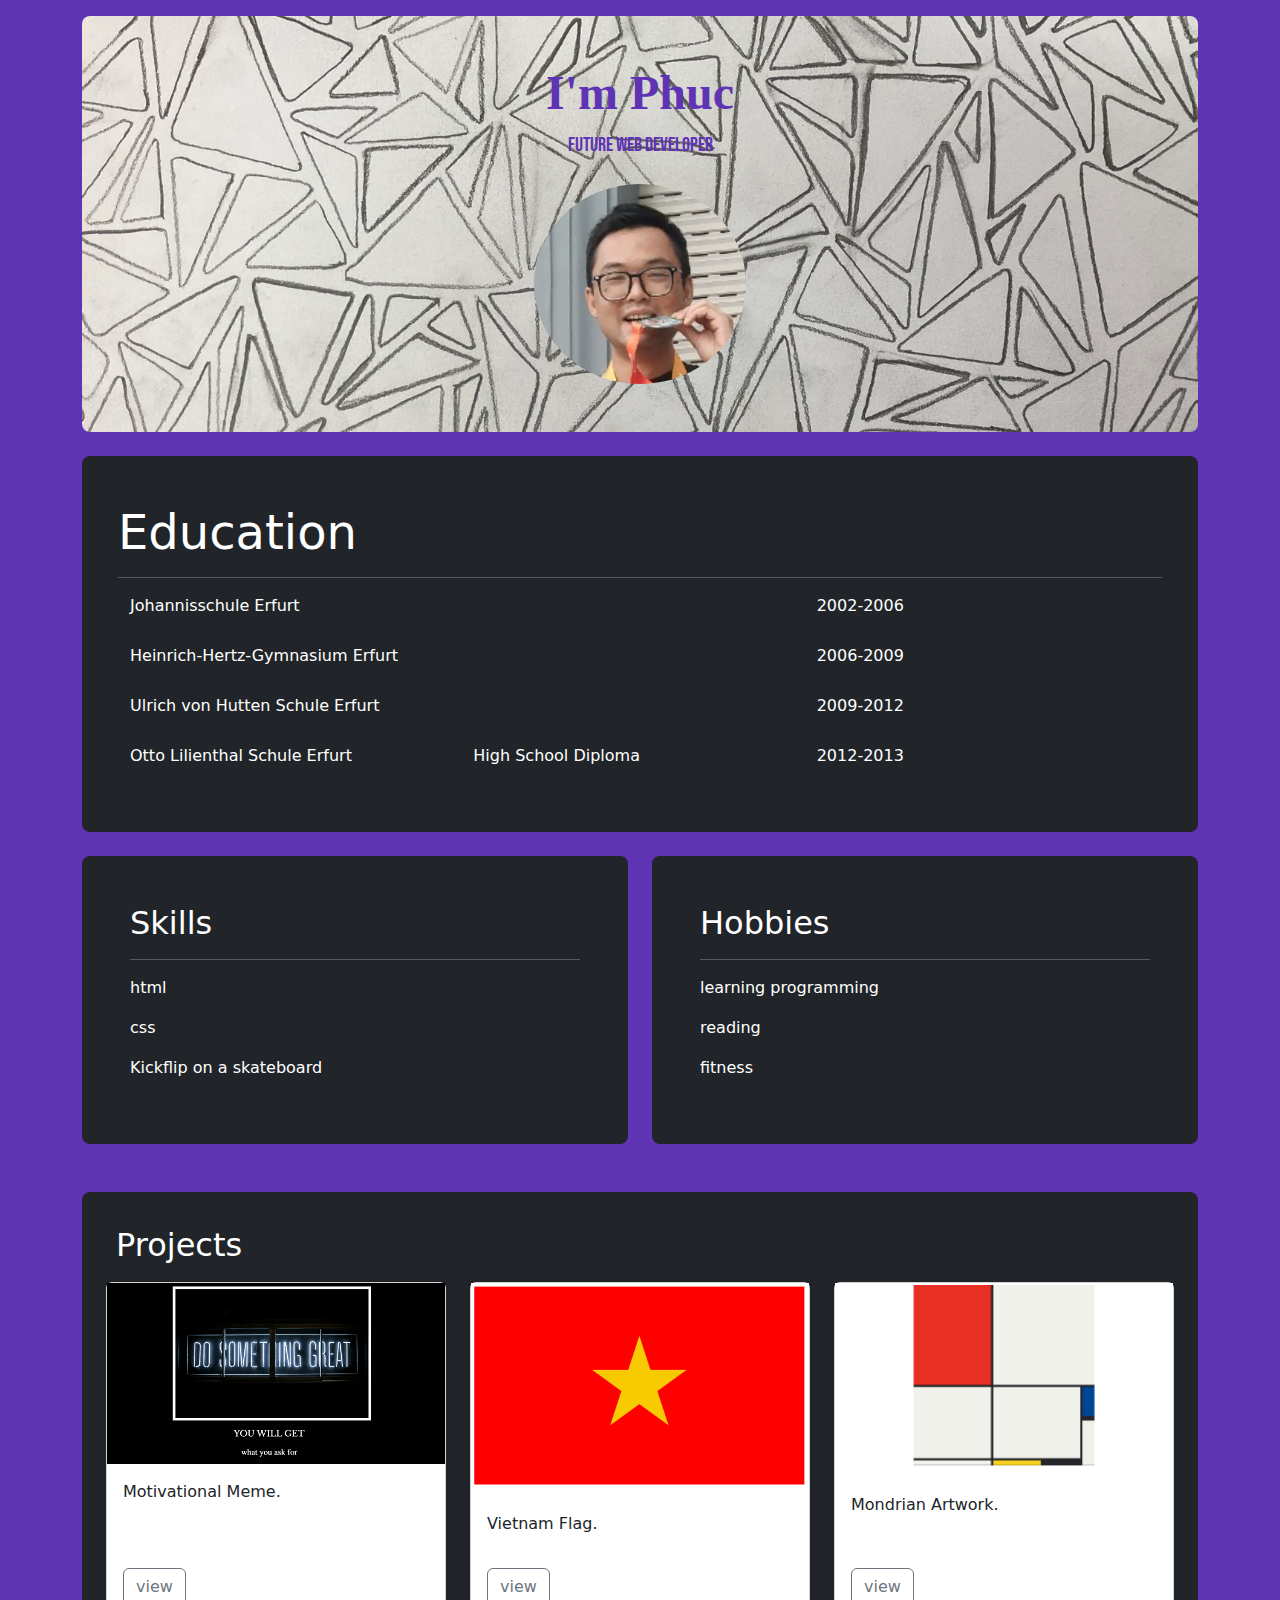
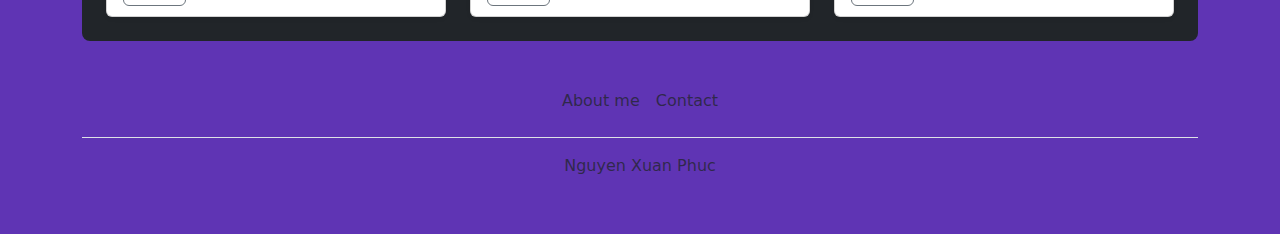
<file: index.html>
<!DOCTYPE html>
<html lang="en">
<head>
    <meta charset="UTF-8">
    <meta name="viewport" content="width=device-width, initial-scale=1.0">
    <title>Document</title>
    <link href="https://cdn.jsdelivr.net/npm/bootstrap@5.3.3/dist/css/bootstrap.min.css" rel="stylesheet" integrity="sha384-QWTKZyjpPEjISv5WaRU9OFeRpok6YctnYmDr5pNlyT2bRjXh0JMhjY6hW+ALEwIH" crossorigin="anonymous">
    <script src="https://cdn.jsdelivr.net/npm/bootstrap@5.3.3/dist/js/bootstrap.bundle.min.js" integrity="sha384-YvpcrYf0tY3lHB60NNkmXc5s9fDVZLESaAA55NDzOxhy9GkcIdslK1eN7N6jIeHz" crossorigin="anonymous"></script>
    <link rel="stylesheet" href="./style.css">
    <link rel="preconnect" href="https://fonts.googleapis.com">
<link rel="preconnect" href="https://fonts.gstatic.com" crossorigin>
<link href="https://fonts.googleapis.com/css2?family=Bebas+Neue&family=Libre+Baskerville:ital,wght@0,400;0,700;1,400&display=swap" rel="stylesheet">
</head>
<body>
<section id="hero">
  <div class="container hero pt-3">
  <div class="hero-background rounded-3">
    <div class="px-4 py-5  text-center">
        <h1 class="display-5 fw-bold">I'm Phuc</h1>
        <div class="col-lg-6 mx-auto">
          <p class="lead mb-4">Future Web Developer</p>
          <div>
            <img src="./Bildschirmfoto 2024-10-26 um 16.51.00.png" alt="">
          </div>
        </div>
    </div>
  </div>
</div>
</section>
<section class="jumbotron">
  <div class="container py-4">
    <div class="px-4 mb-4 text-bg-dark rounded-3">
      <div class="container-fluid py-5">
        <h2 class="display-5">Education</h2>
        <hr>
        <div class="container education">
        
       <p>Johannisschule Erfurt</p>
         <p></p>
        <p>2002-2006</p>
        <p>Heinrich-Hertz-Gymnasium Erfurt</p>
        <p></p>
        <p>2006-2009</p>
        <p>Ulrich von Hutten Schule Erfurt</p>
        <p></p>
        <p>2009-2012</p>
        <p>Otto Lilienthal Schule Erfurt</p>
        <p>High School Diploma</p>
        <p>2012-2013</p>
        </div>
      </div>
    </div>

    <div class="row align-items-md-stretch">
      <div class="col-sm-6 pb-4">
        <div class="h-100 p-5 text-bg-dark rounded-3">
          <h2>Skills</h2>
          <hr>
          <p>html</p>
          <p>css</p>
          <p>Kickflip on a skateboard</p>
           </div>
      </div>
      <div class="col-sm-6 pb-4">
        <div class="h-100 p-5 text-bg-dark rounded-3">
          <h2>Hobbies</h2>
          <hr>
          <p>learning programming</p>
          <p>reading</p>
          <p>fitness</p>
          </div>
      </div>
    </div>
  </div>
</section>
<section id="projects">
  <div class="container">
  <div class="px-4 py-4 mb-4 text-bg-dark rounded-3">
<h2>Projects</h2>
    <div class="row row-cols-1 row-cols-sm-3 g-4 ">
      <div class="col d-flex align-items-stretch">
        <div class="card shadow-sm">
          <img src="./6.4 Motivational Meme Project/Bildschirmfoto 2024-10-30 um 08.26.56.png" alt="motivational meme">
          <div class="card-body">
            <p class="card-text pb-5">Motivational Meme.</p>
            <div class="d-flex justify-content-between align-items-center">
              <div class="btn-group">
                <a class="btn btn-outline-secondary" href="./6.4 Motivational Meme Project/motivational meme index.html" role="button">view</a>  
              </div>
            </div>
          </div>
        </div>
      </div>
      <div class="col d-flex align-items-stretch">
        <div class="card shadow-sm">
          <img src="./7.3 CSS Flag Project/Bildschirmfoto 2024-10-29 um 09.08.29.png" alt="vietnamese flag" >
          <div class="card-body">
            <p class="card-text pb-5">Vietnam Flag.</p>
            <div class="d-flex justify-content-between align-items-center">
              <div class="btn-group">
                <a class="btn btn-outline-secondary" href="./7.3 CSS Flag Project/vn flag index.html" role="button">view</a></div>
            </div>
          </div>
        </div>
      </div>
      <div class="col d-flex align-items-stretch">
        <div class="card shadow-sm">
          <img src="./10.3 Mondrian Project/Bildschirmfoto 2024-10-29 um 09.13.21.png" alt="mondrian project">
          <div class="card-body">
            <p class="card-text pb-5">Mondrian Artwork.</p>
            <div class="d-flex justify-content-between align-items-center">
              <div class="btn-group">
                <a class="btn btn-outline-secondary" href="./10.3 Mondrian Project/mondrian index.html" role="button">view</a></div>
            </div>
          </div>
        </div>
      </div>
    </div>
</section>
<section class="footer">
  <div class="container">
    <footer class="py-3 my-4">
      <ul class="nav justify-content-center border-bottom pb-3 mb-3">
        <li class="nav-item"><a href="./about me.html" class="nav-link px-2 text-body-secondary">About me</a></li>
        <li class="nav-item"><a href="mailto:nguyen_xp95@icloud.com" class="nav-link px-2 text-body-secondary">Contact</a></li>
      </ul>
      <p class="text-center text-body-secondary">Nguyen Xuan Phuc</p>
    </footer>
  </div>
</section>
</body>
</html>
</file>
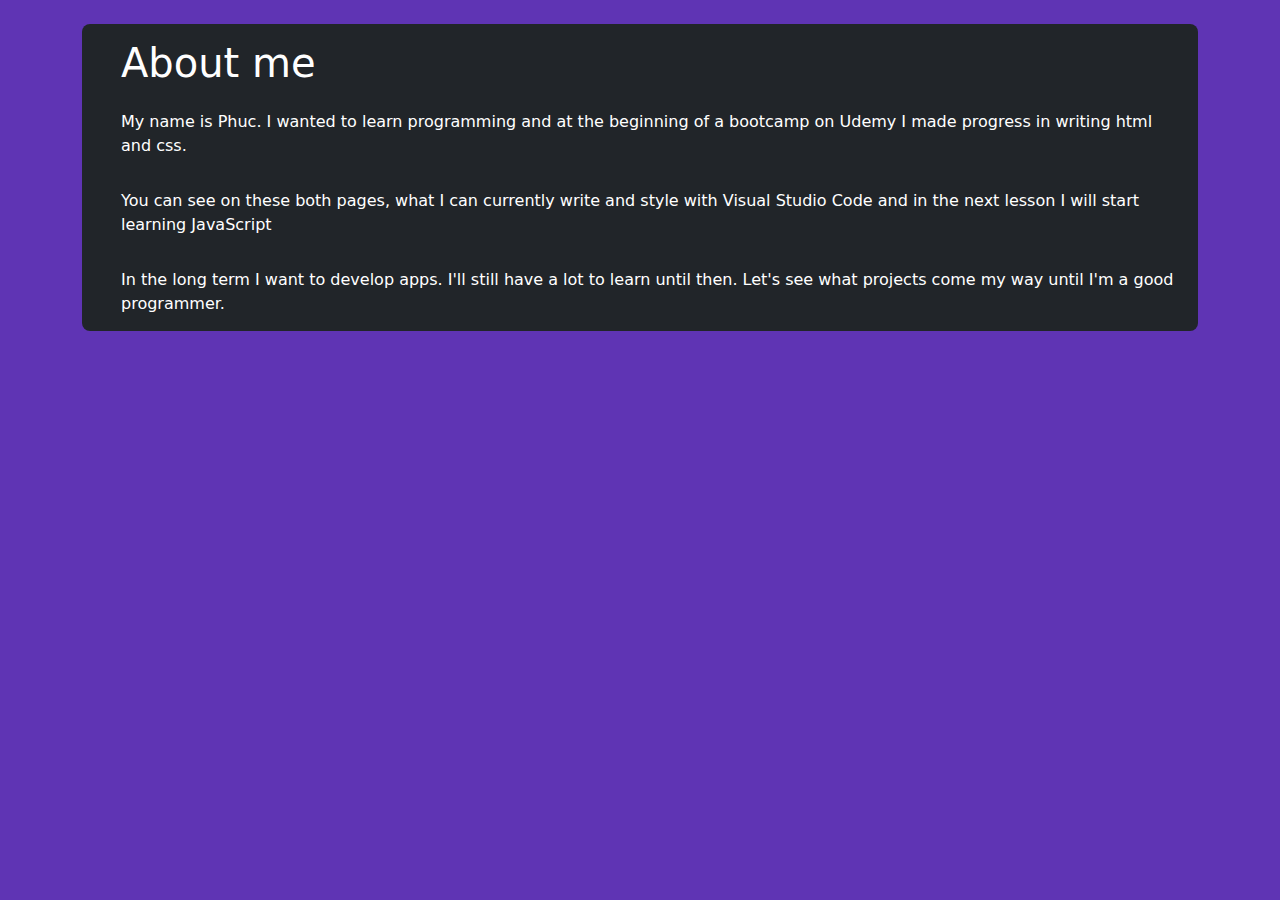
<file: about me.html>
<!DOCTYPE html>
<html lang="en">
<head>
    <meta charset="UTF-8">
    <meta name="viewport" content="width=device-width, initial-scale=1.0">
    <title>Document</title>
    <link href="https://cdn.jsdelivr.net/npm/bootstrap@5.3.3/dist/css/bootstrap.min.css" rel="stylesheet" integrity="sha384-QWTKZyjpPEjISv5WaRU9OFeRpok6YctnYmDr5pNlyT2bRjXh0JMhjY6hW+ALEwIH" crossorigin="anonymous">
    <script src="https://cdn.jsdelivr.net/npm/bootstrap@5.3.3/dist/js/bootstrap.bundle.min.js" integrity="sha384-YvpcrYf0tY3lHB60NNkmXc5s9fDVZLESaAA55NDzOxhy9GkcIdslK1eN7N6jIeHz" crossorigin="anonymous"></script>
    
    <style>
        body{
            background-color: rgb(95, 52, 180);
        }

        h1{
            padding: 15px;
        }

        p{
            padding-left: 15px;
            padding-bottom: 15px;
        }
    </style>
</head>
<body>
    <div class="container py-4">
        <div class="px-4 mb-4 text-bg-dark rounded-3">
    <h1>About me</h1>
    <p>My name is Phuc. I wanted to learn programming and at the beginning of a bootcamp on Udemy I made progress in writing html and css.</p>
    <p>You can see on these both pages, what I can currently write and style with Visual Studio Code and in the next lesson I will start learning JavaScript</p>
    <p>In the long term I want to develop apps. I'll still have a lot to learn until then. Let's see what projects come my way until I'm a good programmer.</p>
</div>
    </div>
</body>
</html>
</file>
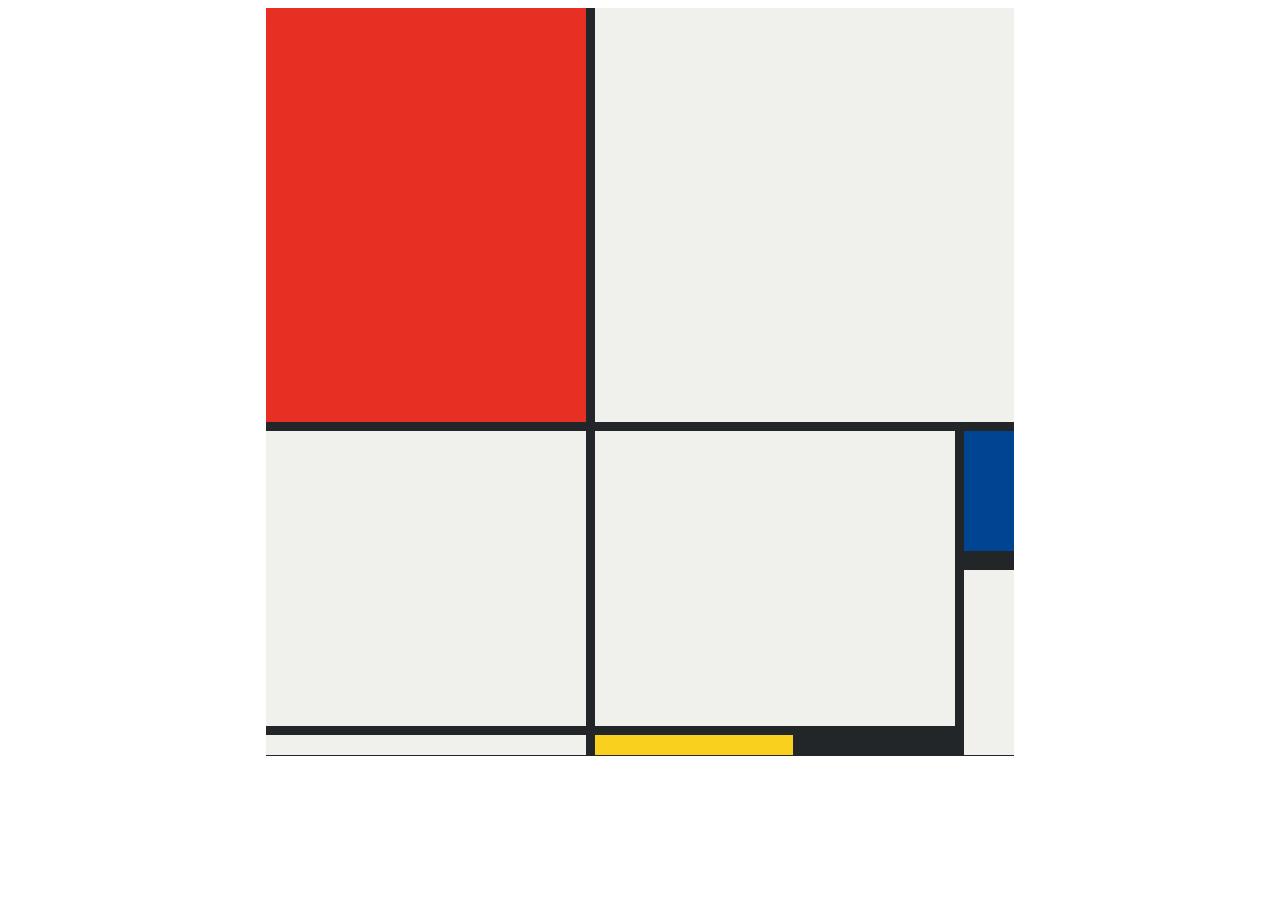
<file: 10.3 Mondrian Project/mondrian index.html>
<!DOCTYPE html>
<html lang="en">

<head>
  <meta charset="UTF-8">
  <meta name="viewport" content="width=device-width, initial-scale=1.0">
  <title>Mondrian Project</title>
  <style>
    body{
      display: flex;
      flex-grow: 1;
      flex-shrink: 1;
      justify-content: center;
      align-items: center;
    }
    
    .grid-container{
      display: grid;
      background-color: #232629;
      width: 748px;
      height: 748px;
      gap: 9px;
      grid-template-columns: 320px 198px 153px 50px;
      grid-template-rows: 414px 130px 156px 20px;
    }

    .red{
      color: #E72F24;
      background-color: #E72F24 ;
    }

    .white1{
      color: #F0F1EC;
      background-color:#F0F1EC;
      grid-column: span 3;
    }

    .white2{
      color: #F0F1EC;
      background-color:#F0F1EC;
      grid-row: span 2;
    }

    .white3{
      color: #F0F1EC;
      background-color: #F0F1EC;
      grid-column: span 2;
      grid-row: span 2;
    }

    .blue{
      color: #004592;
      background-color: #004592;
      border-bottom: 10px solid #232629;
    }

    .white4{
      color: #F0F1EC;
      background-color: #F0F1EC;
      grid-row: span 2;
    }

    .white5{
      color: #F0F1EC;
      background-color: #F0F1EC;
    }

    .yellow{
      color: #F9D01E;
      background-color: #F9D01E;
    }

    .black{
      color: #232629;
    }
    /* 
    Write your CSS here 
    Gap Colour: #000
    White: #F0F1EC
    Red: #E72F24
    Black: #232629
    Blue: #004592
    Yellow: #F9D01E

    For dimensions, see dimensions.png image.
    HINT: Remember you can't change the properties of grid lines.
    But grid lines are transparent!
    */
  </style>
</head>

<body>
  <!-- Write your HTML here -->
   <div class="grid-container">
    <div class="red">red</div>
    <div class="white1">white 1</div>
    <div class="white2">white 2</div>
    <div class="white3">white 3</div>
    <div class="blue">blue</div>
    <div class="white4">white 4</div>
    <div class="white5">white 5</div>
    <div class="yellow">yellow</div>
    <div class="black">black</div>
   </div>
</body>

</html>
</file>
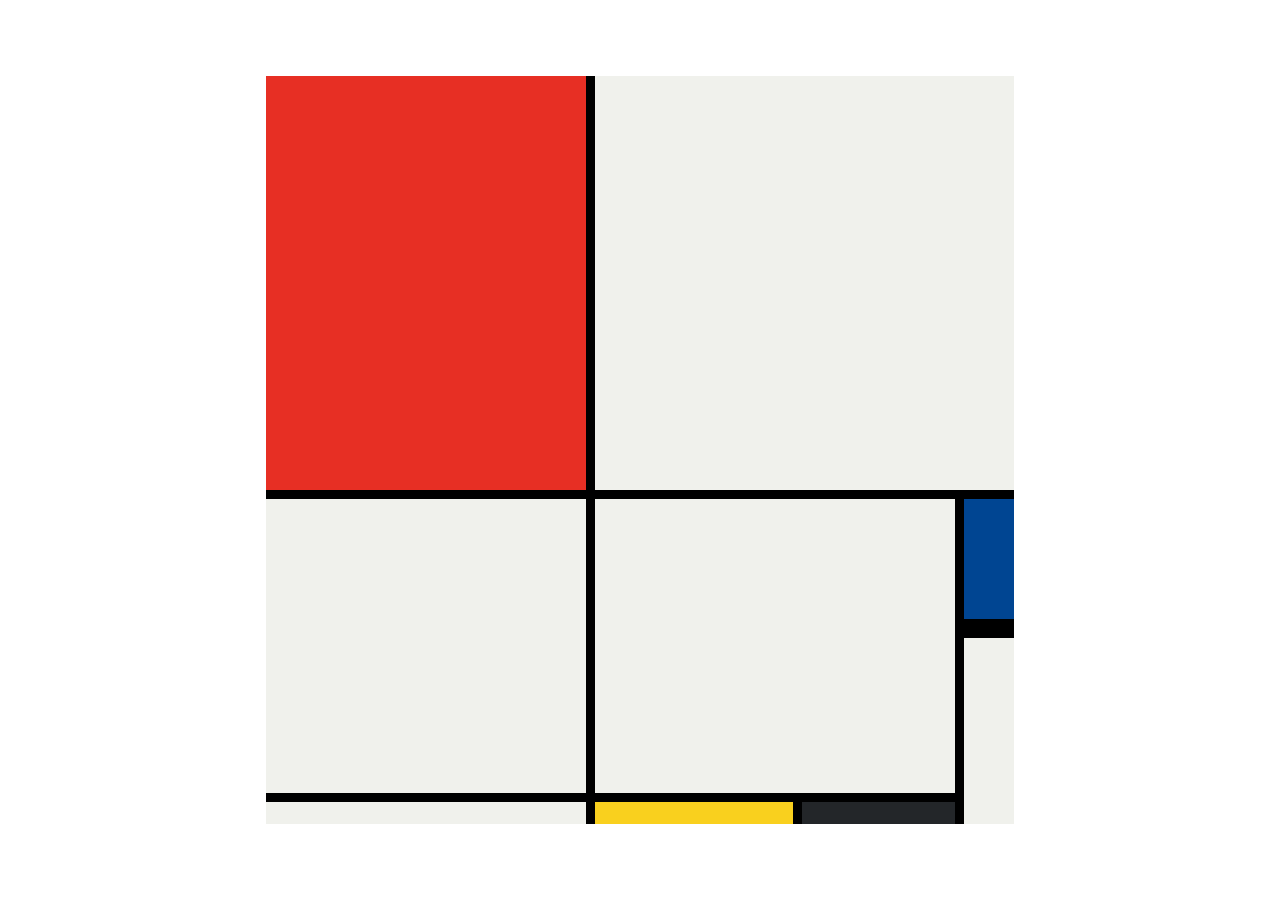
<file: 10.3 Mondrian Project/solution.html>
<!DOCTYPE html>
<html lang="en">

<head>
  <meta charset="UTF-8">
  <meta name="viewport" content="width=device-width, initial-scale=1.0">
  <title>Mondrian Project</title>
  <style>
    /* 
    Write your CSS here 
    Line Colour: #000
    White: #F0F1EC
    Red: #E72F24
    Black: #232629
    Blue: #004592
    Yellow: #F9D01E
    */
    body {
      display: flex;
      justify-content: center;
      align-items: center;
      height: 100vh;
      margin: 0;
      padding: 0;
    }

    .container {
      height: 748px;
      width: 748px;
      display: grid;
      background-color: #000;
      grid-template-columns: 320px 198px 153px 50px;
      grid-template-rows: 414px 130px 155px 22px;
      gap: 9px;
    }

    .item {
      background-color: #F0F1EC;
    }

    .red {
      background-color: #E72F24;
    }

    .white1 {
      grid-column: span 3;
    }

    .white2 {
      grid-row: span 2;
    }

    .white3 {
      grid-area: 2 / 2 / 4 /4
    }

    .blue {
      background-color: #004592;
      border-bottom: 10px solid #000;
    }

    .white4 {
      grid-row: span 2;
    }

    .yellow {
      background-color: #F9D01E;
    }

    .black {
      background-color: #232629;
    }
  </style>
</head>

<body>
  <!-- Write your HTML here -->

  <div class="container">
    <div class="item red"></div>
    <div class="item white1"></div>
    <div class="item white2"></div>
    <div class="item white3"></div>

    <div class="item blue"></div>
    <div class="item white4"></div>

    <div class="item"></div>
    <div class="item yellow"></div>
    <div class="item black"></div>
  </div>
</body>

</html>
</file>
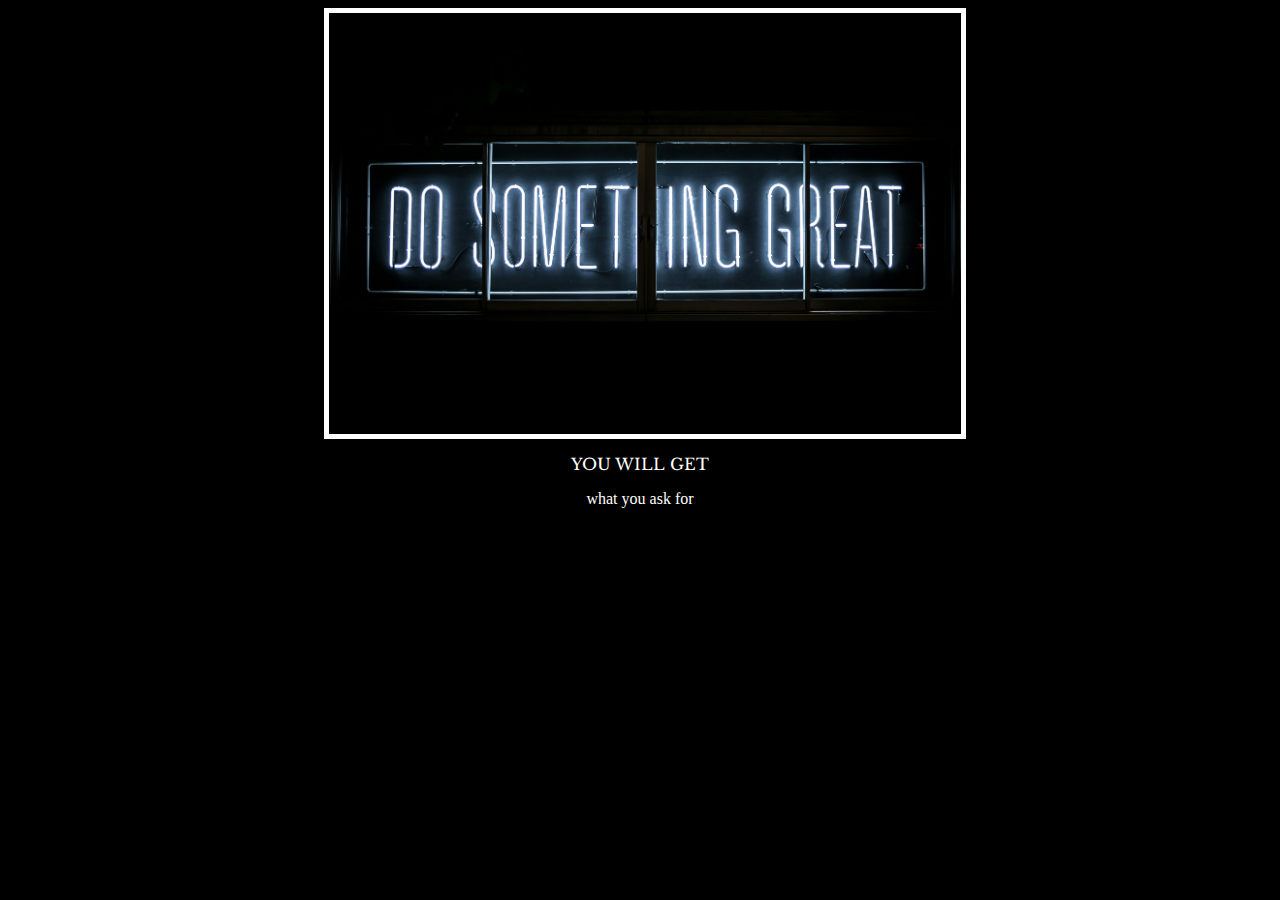
<file: 6.4 Motivational Meme Project/motivational meme index.html>
<!DOCTYPE html>
<html lang="en">
<head>
  <meta charset="UTF-8">
  <meta name="viewport" content="width=device-width, initial-scale=1.0">
  <title>Motivational Poster</title>
<link rel="stylesheet" href="./style.css">

<link rel="preconnect" href="https://fonts.googleapis.com">
<link rel="preconnect" href="https://fonts.gstatic.com" crossorigin>
<link href="https://fonts.googleapis.com/css2?family=Libre+Baskerville:ital,wght@0,400;0,700;1,400&display=swap" rel="stylesheet">

</head>
<body>
  <div><img src="./assets/images/clark-tibbs-oqStl2L5oxI-unsplash.jpg" alt="lettering: Do something great">
  <h1>you will get</h1>
  <p>what you ask for</p>
</div>
</body>
</html><!-- 
  TODO: Create a motivational post website.
Style it how ever you like. 
Look at the goal image for inspiration.
But it must have the following features:
1. The main h1 text should be using the Regular Libre Baskerville Font from Google Fonts:
  https://fonts.google.com/specimen/Libre+Baskerville
2. The text should be white and background black.
3. Add your own image into the images folder inside assets. It should have a 5px white border.
4. The text should be center aligned.
5. Create a div to contain the h1, p and img elements. Adjust the margins so that the image and text are centered on the page. 
  Hint: You horizontally center a div by giving it a width of 50% and a margin-left of 25%.
  Hint: Set the image to have a width of 100% so it fills the div. 
6. Read about the text-transform property on MDN docs to make the h1 uppercase with CSS.
  https://developer.mozilla.org/en-US/docs/Web/CSS/text-transform 
-->
</file>
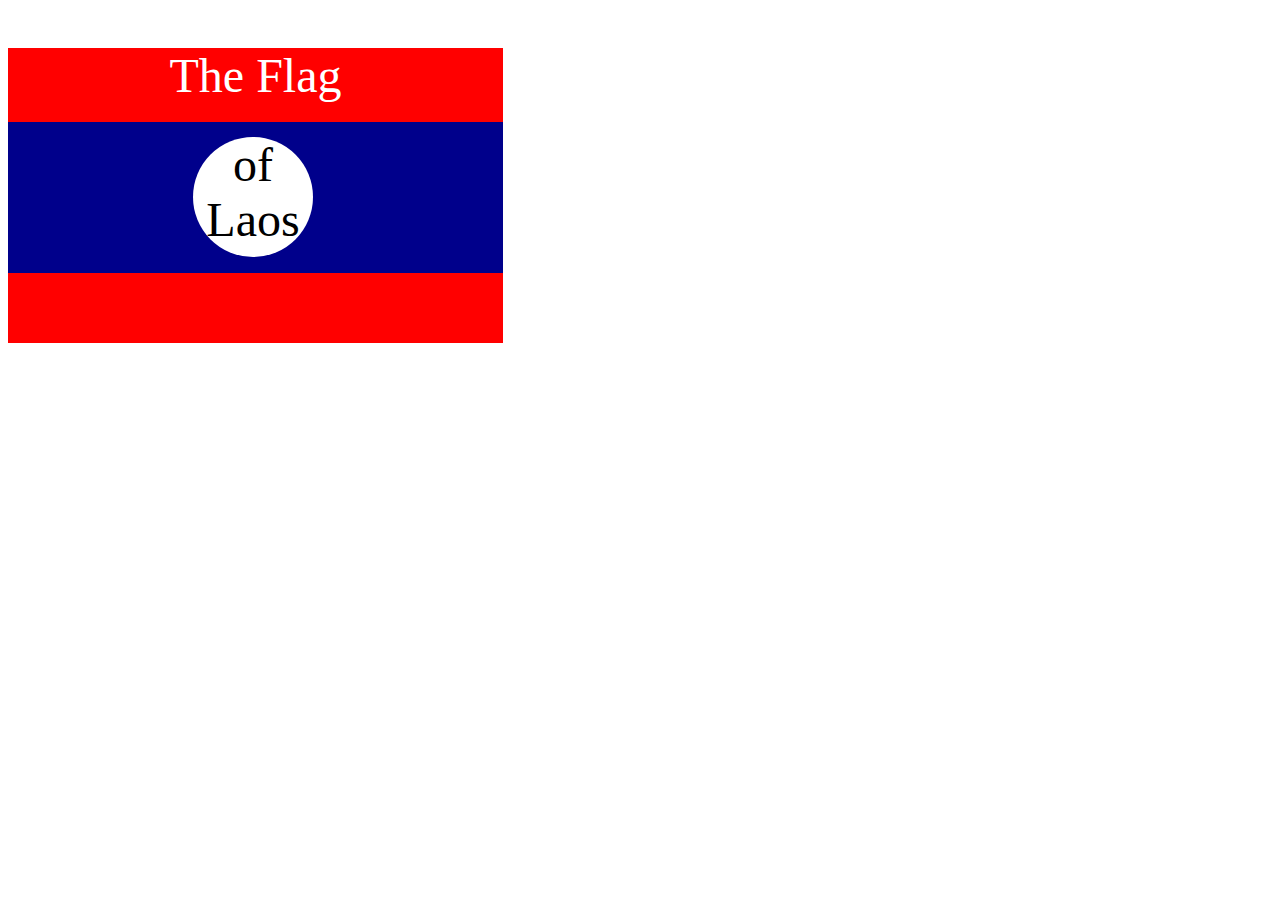
<file: 7.3 CSS Flag Project/flag index.html>
<!DOCTYPE html>
<html lang="en">

<head>
  <meta charset="UTF-8">
  <title>CSS Flag Project</title>
  <style>
    /* Write your CSS Code here */
    body{
      background-color: white;
      width: 500px;
      height: 300px;
    }
    
    .flag > p{
      color: white;
    }
    .flag{
      background-color: red;
      width: 495px;
      height: 295px;
    }

    .flag > div{
      background-color: darkblue;
      width: 495px;
      height: 151px;
      position: relative;
      top: -29px;
    }

    .flag > div > div{
      width: 120px;
      height: 120px;
      border-radius: 50%;
      background-color: white;
      position: relative;
      top: 15px;
      left: 185px
    }

    p{text-align: center;
    font-size: 3rem;}
  </style>
</head>

<!-- 
  IMPORTANT! Do not change any HTML
Don't add any classes/ids/elements 
Use what you know about combining selectors 
and CSS specificity instead.
Hint 1: The flag is 900px by 600px and the circle is 200px by 200px.
Hint 2: You can use CSS inspection to get the colors from
https://appbrewery.github.io/flag-of-laos/
-->

<body>
  <div class="flag">
    <p>The Flag</p>
    <div>
      <div>
        <p>of Laos</p>
      </div>
    </div>
  </div>
</body>

</html>
</file>
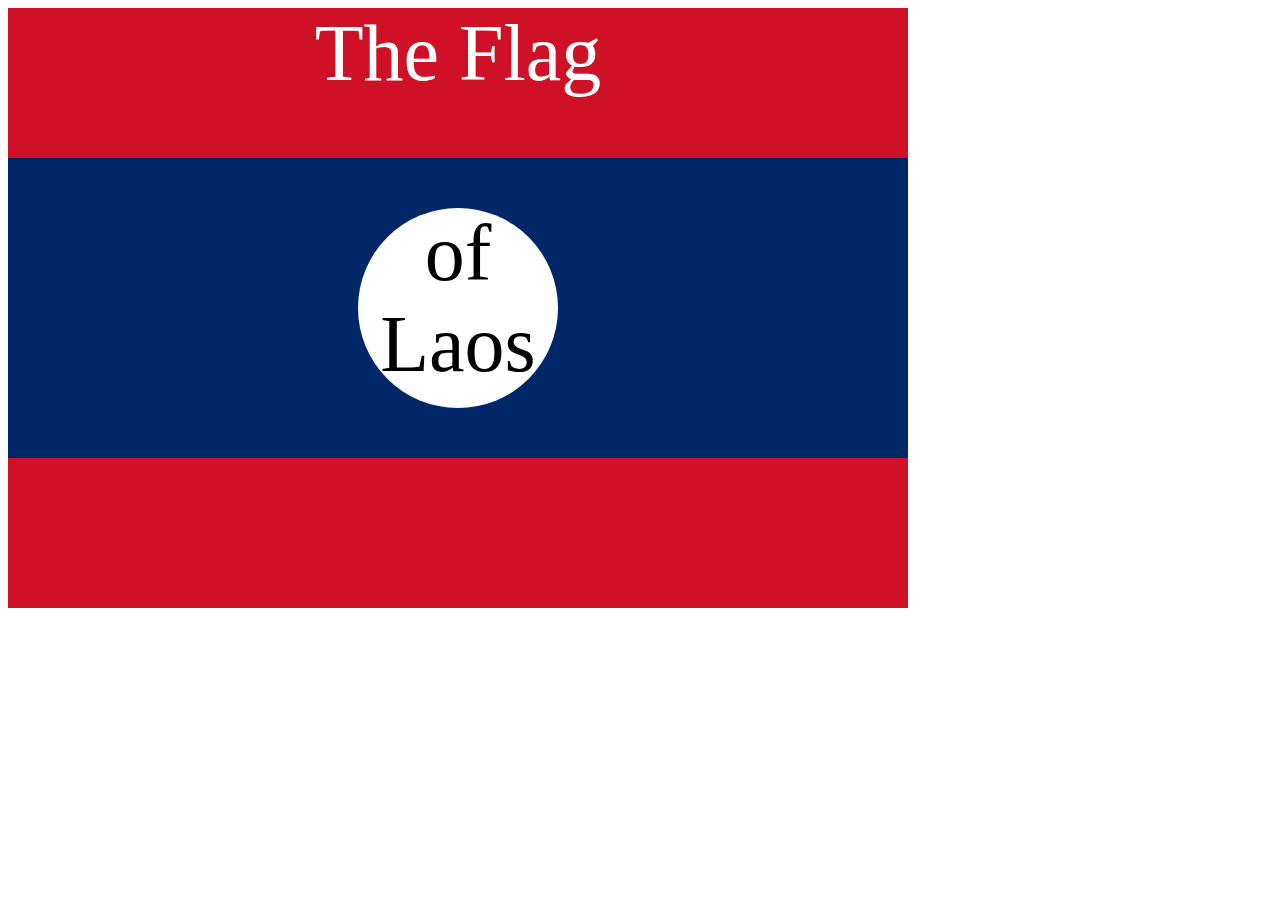
<file: 7.3 CSS Flag Project/solution.html>
<!DOCTYPE html>
<html lang="en">

<head>
  <meta charset="UTF-8">
  <title>CSS Flag Project</title>
  <style>
    .flag {
      width: 900px;
      height: 600px;
      position: relative;
      background-color: #CE1126;

    }

    .flag > div {
      background-color: #002868;
      height: 300px;
      width: 100%;
      position: absolute;
      top: 150px;
    }

    .flag > div > div {
      background-color: white;
      position: absolute;

      height: 200px;
      width: 200px;
      border-radius: 50%;
      top: 50px;
      left: 350px;
    }

    p {
      font-size: 5rem;
      color: white;
      text-align: center;
      padding: 0;
      margin: 0;
    }

    .flag>div div p {
      color: black;
    }
  </style>
</head>

<body>
  <div class="flag">
    <p>The Flag</p>
    <div>
      <div>
        <p>of Laos</p>
      </div>
    </div>
  </div>
</body>

</html>
</file>
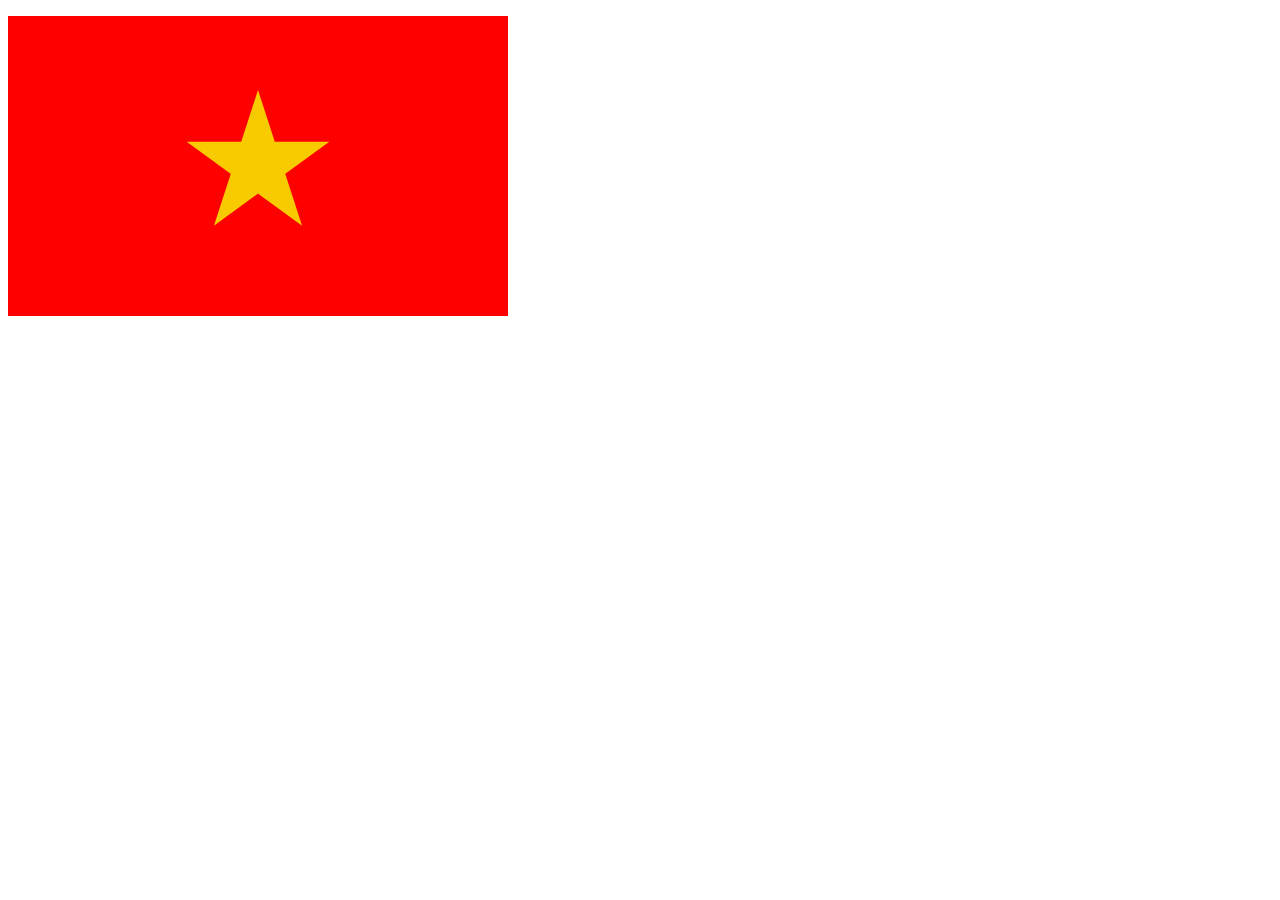
<file: 7.3 CSS Flag Project/vn flag index.html>
<!DOCTYPE html>
<html lang="en">

<head>
  <meta charset="UTF-8">
  <title>CSS Flag Project</title>
  <style>
    /* Write your CSS Code here */
  .flag p{
    color: red;
  }
    .flag{
    background-color: red;
    width: 500px;
    height: 300px;
  }
  .flag > div{
  width: 150px;  
  aspect-ratio: 1;
  background: #F8CA00;
  clip-path: polygon(50% 0,
    calc(50%*(1 + sin(.4turn))) calc(50%*(1 - cos(.4turn))),
    calc(50%*(1 - sin(.2turn))) calc(50%*(1 - cos(.2turn))),
    calc(50%*(1 + sin(.2turn))) calc(50%*(1 - cos(.2turn))),
    calc(50%*(1 - sin(.4turn))) calc(50%*(1 - cos(.4turn))) 
   ); 
  position: relative;
  left: 175px;
  top: 40px;
}

  </style>
</head>

<!-- 
  IMPORTANT! Do not change any HTML
Don't add any classes/ids/elements 
Use what you know about combining selectors 
and CSS specificity instead.
Hint 1: The flag is 900px by 600px and the circle is 200px by 200px.
Hint 2: You can use CSS inspection to get the colors from
https://appbrewery.github.io/flag-of-laos/
-->

<body>
  <div class="flag">
    <p>The Flag</p>
    <div>
      <div>
        <p>of Laos</p>
      </div>
    </div>
  </div>
</body>

</html>
</file>
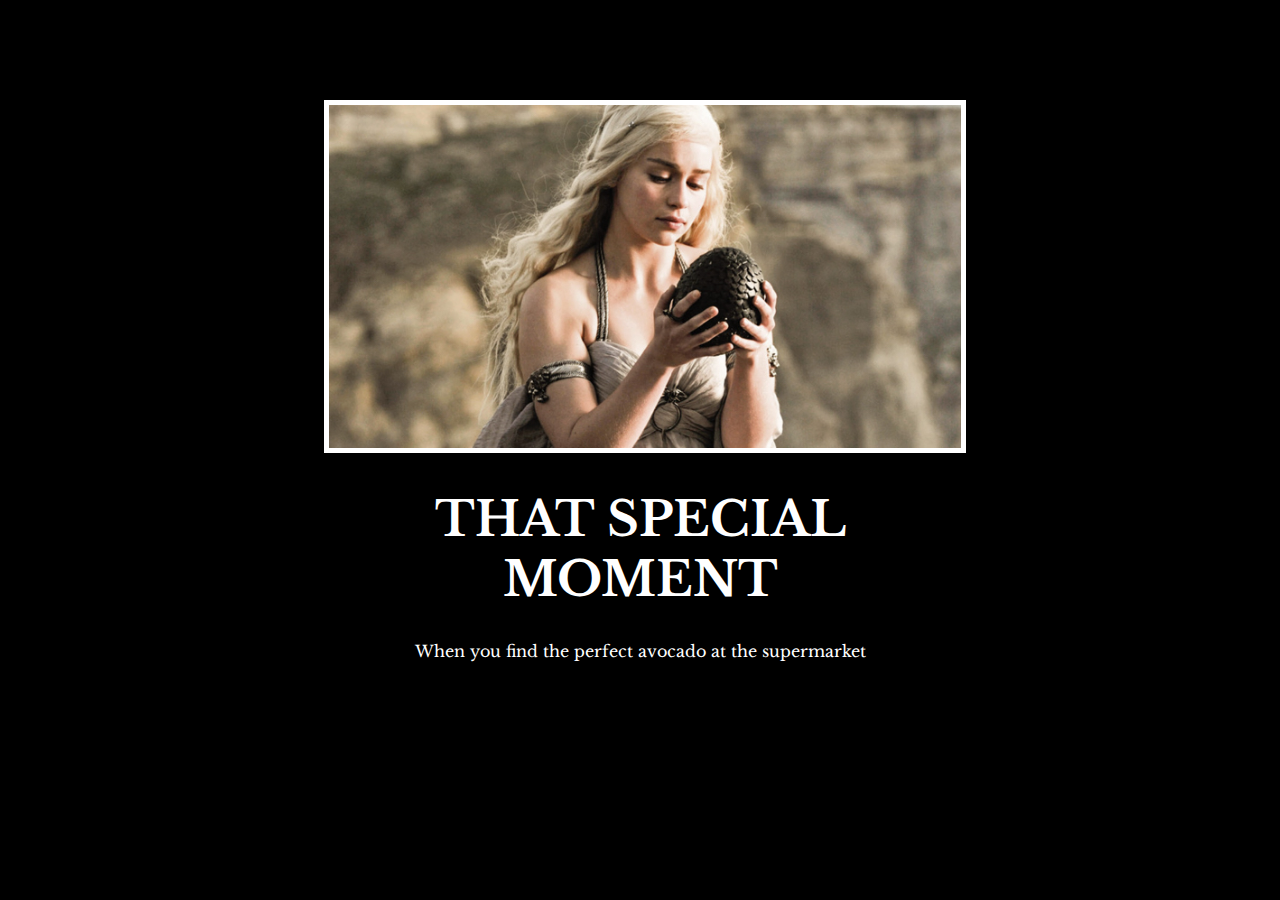
<file: 6.4 Motivational Meme Project/solution/solution.html>
<!DOCTYPE html>
<html lang="en">

<head>
  <meta charset="UTF-8">
  <title>Motivation Meme</title>
  <link rel="stylesheet" href="./solution.css" />
  <link rel="preconnect" href="https://fonts.googleapis.com">
  <link rel="preconnect" href="https://fonts.gstatic.com" crossorigin>
  <link href="https://fonts.googleapis.com/css2?family=Libre+Baskerville&display=swap" rel="stylesheet">
</head>

<body>

  <div class="poster">
    <img class="motivation-img" src="./assets/images/daenerys.jpeg" src="daenerys with egg" />
    <h1>That Special Moment</h1>
    <p>When you find the perfect avocado at the supermarket</p>
  </div>
</body>

</html>
</file>
<file: style.css>
body{
    background-color: rgb(95, 52, 180);
}

.hero-background{
    background-image: url(./IMG_0028.PNG);
}

h1{
    font-family: cursive;
    color: rgb(95, 52, 180);
}

.lead{
    font-family: "Bebas Neue", sans-serif;
    font-weight: 400;
    font-style: normal;
}

.hero-background p{
    color: rgb(95, 52, 180);
}

.hero-background img{
    height: 200px;
    border-radius: 50%;
}

.education{
    display: grid;
    grid-template-columns: 1fr 1fr 1fr;
    grid-template-rows: 1fr 1fr 1fr;
    gap: 10px;
}

#projects h2{
    color: white;
    padding: 10px;
}

.btn-group{
    position: absolute;
    bottom: 10px;
}
</file>
<file: 6.4 Motivational Meme Project/style.css>
html{background-color: black;}
div{width: 50%;
margin-left: 25%;}
img{width: 100%;
    border: 5px solid white;
  }

h1{text-align: center;
      text-transform: uppercase;
    font-family: "Libre Baskerville", serif;
    font-weight: 400;
    font-style: normal;
    color: white;
    font-size: medium;
  }
  p{color: white;
text-align: center;}
</file>
<file: 6.4 Motivational Meme Project/solution/solution.css>
body {
  background-color: black;
}
h1 {
  text-transform: uppercase;
  font-size: 3rem;
}

.poster {
  width: 50%;
  margin-left: 25%;
  margin-top: 100px;
  color: white;
  font-family: "Libre Baskerville", serif;
  text-align: center;
}

.motivation-img {
  border: 5px solid white;
  width: 100%;
}
</file>
